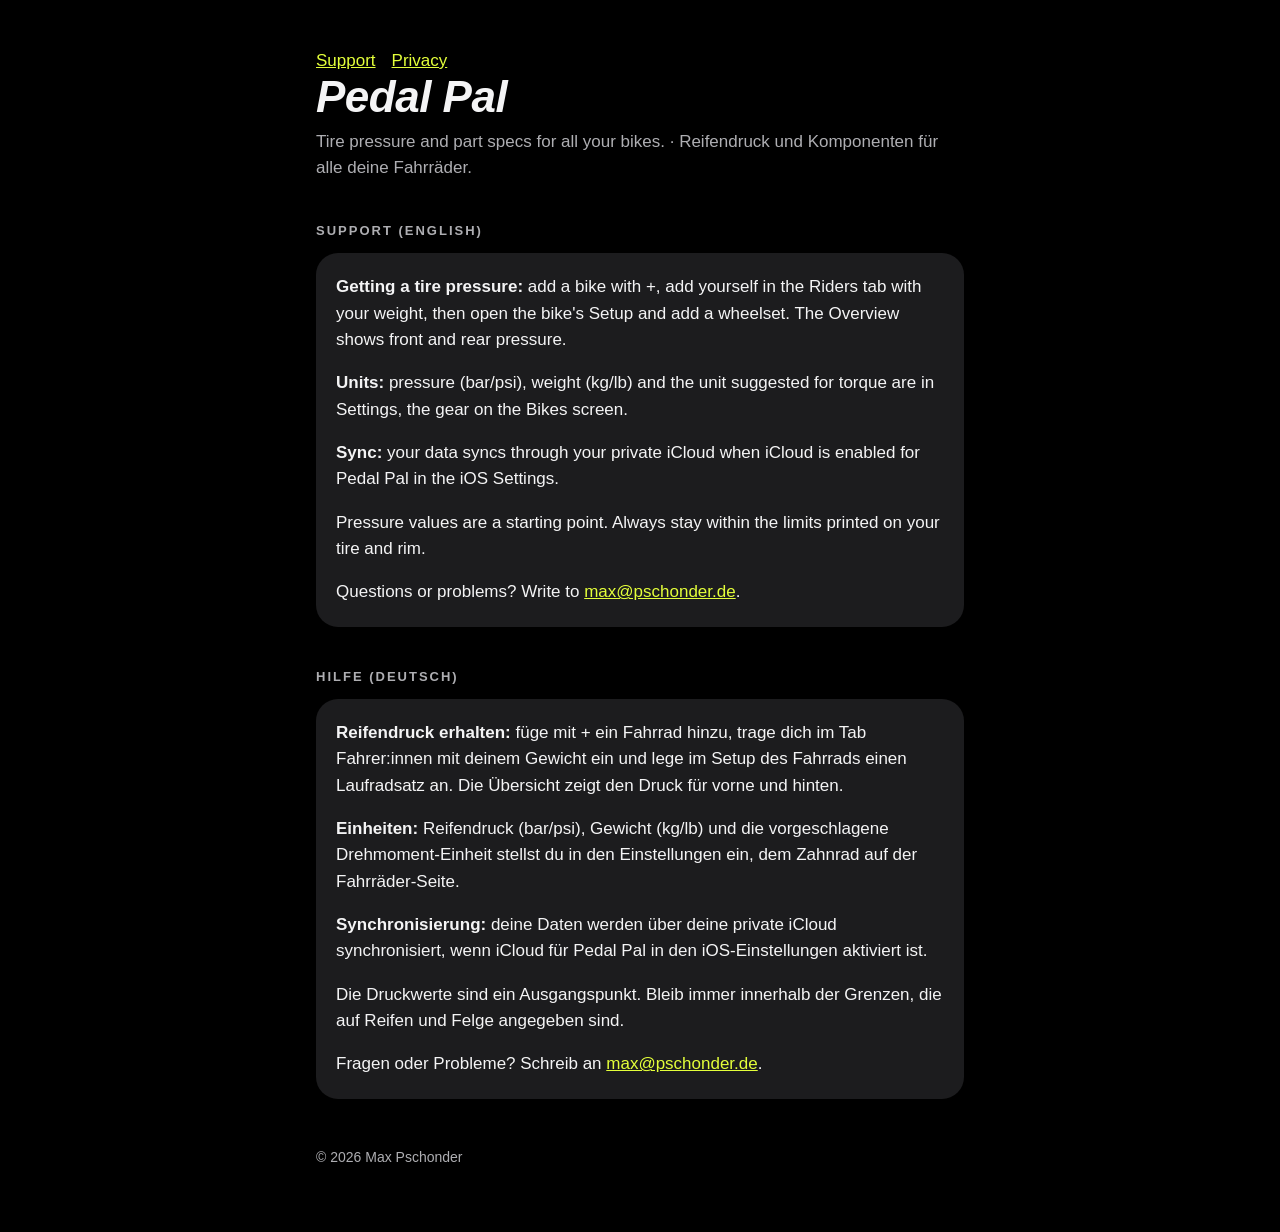
<file: index.html>
<!doctype html>
<html lang="en">
<head>
<meta charset="utf-8">
<meta name="viewport" content="width=device-width, initial-scale=1">
<title>Pedal Pal – Support</title>
<link rel="stylesheet" href="style.css">
</head>
<body>
<main>
  <nav><a href="./">Support</a><a href="privacy/">Privacy</a></nav>
  <h1>Pedal Pal</h1>
  <p class="lead">Tire pressure and part specs for all your bikes. · Reifendruck und Komponenten für alle deine Fahrräder.</p>

  <h2>Support (English)</h2>
  <section>
    <p><strong>Getting a tire pressure:</strong> add a bike with +, add yourself in the Riders tab with your weight, then open the bike's Setup and add a wheelset. The Overview shows front and rear pressure.</p>
    <p><strong>Units:</strong> pressure (bar/psi), weight (kg/lb) and the unit suggested for torque are in Settings, the gear on the Bikes screen.</p>
    <p><strong>Sync:</strong> your data syncs through your private iCloud when iCloud is enabled for Pedal Pal in the iOS Settings.</p>
    <p>Pressure values are a starting point. Always stay within the limits printed on your tire and rim.</p>
    <p>Questions or problems? Write to <a href="mailto:max@pschonder.de">max@pschonder.de</a>.</p>
  </section>

  <h2>Hilfe (Deutsch)</h2>
  <section>
    <p><strong>Reifendruck erhalten:</strong> füge mit + ein Fahrrad hinzu, trage dich im Tab Fahrer:innen mit deinem Gewicht ein und lege im Setup des Fahrrads einen Laufradsatz an. Die Übersicht zeigt den Druck für vorne und hinten.</p>
    <p><strong>Einheiten:</strong> Reifendruck (bar/psi), Gewicht (kg/lb) und die vorgeschlagene Drehmoment-Einheit stellst du in den Einstellungen ein, dem Zahnrad auf der Fahrräder-Seite.</p>
    <p><strong>Synchronisierung:</strong> deine Daten werden über deine private iCloud synchronisiert, wenn iCloud für Pedal Pal in den iOS-Einstellungen aktiviert ist.</p>
    <p>Die Druckwerte sind ein Ausgangspunkt. Bleib immer innerhalb der Grenzen, die auf Reifen und Felge angegeben sind.</p>
    <p>Fragen oder Probleme? Schreib an <a href="mailto:max@pschonder.de">max@pschonder.de</a>.</p>
  </section>

  <footer>© 2026 Max Pschonder</footer>
</main>
</body>
</html>
</file>
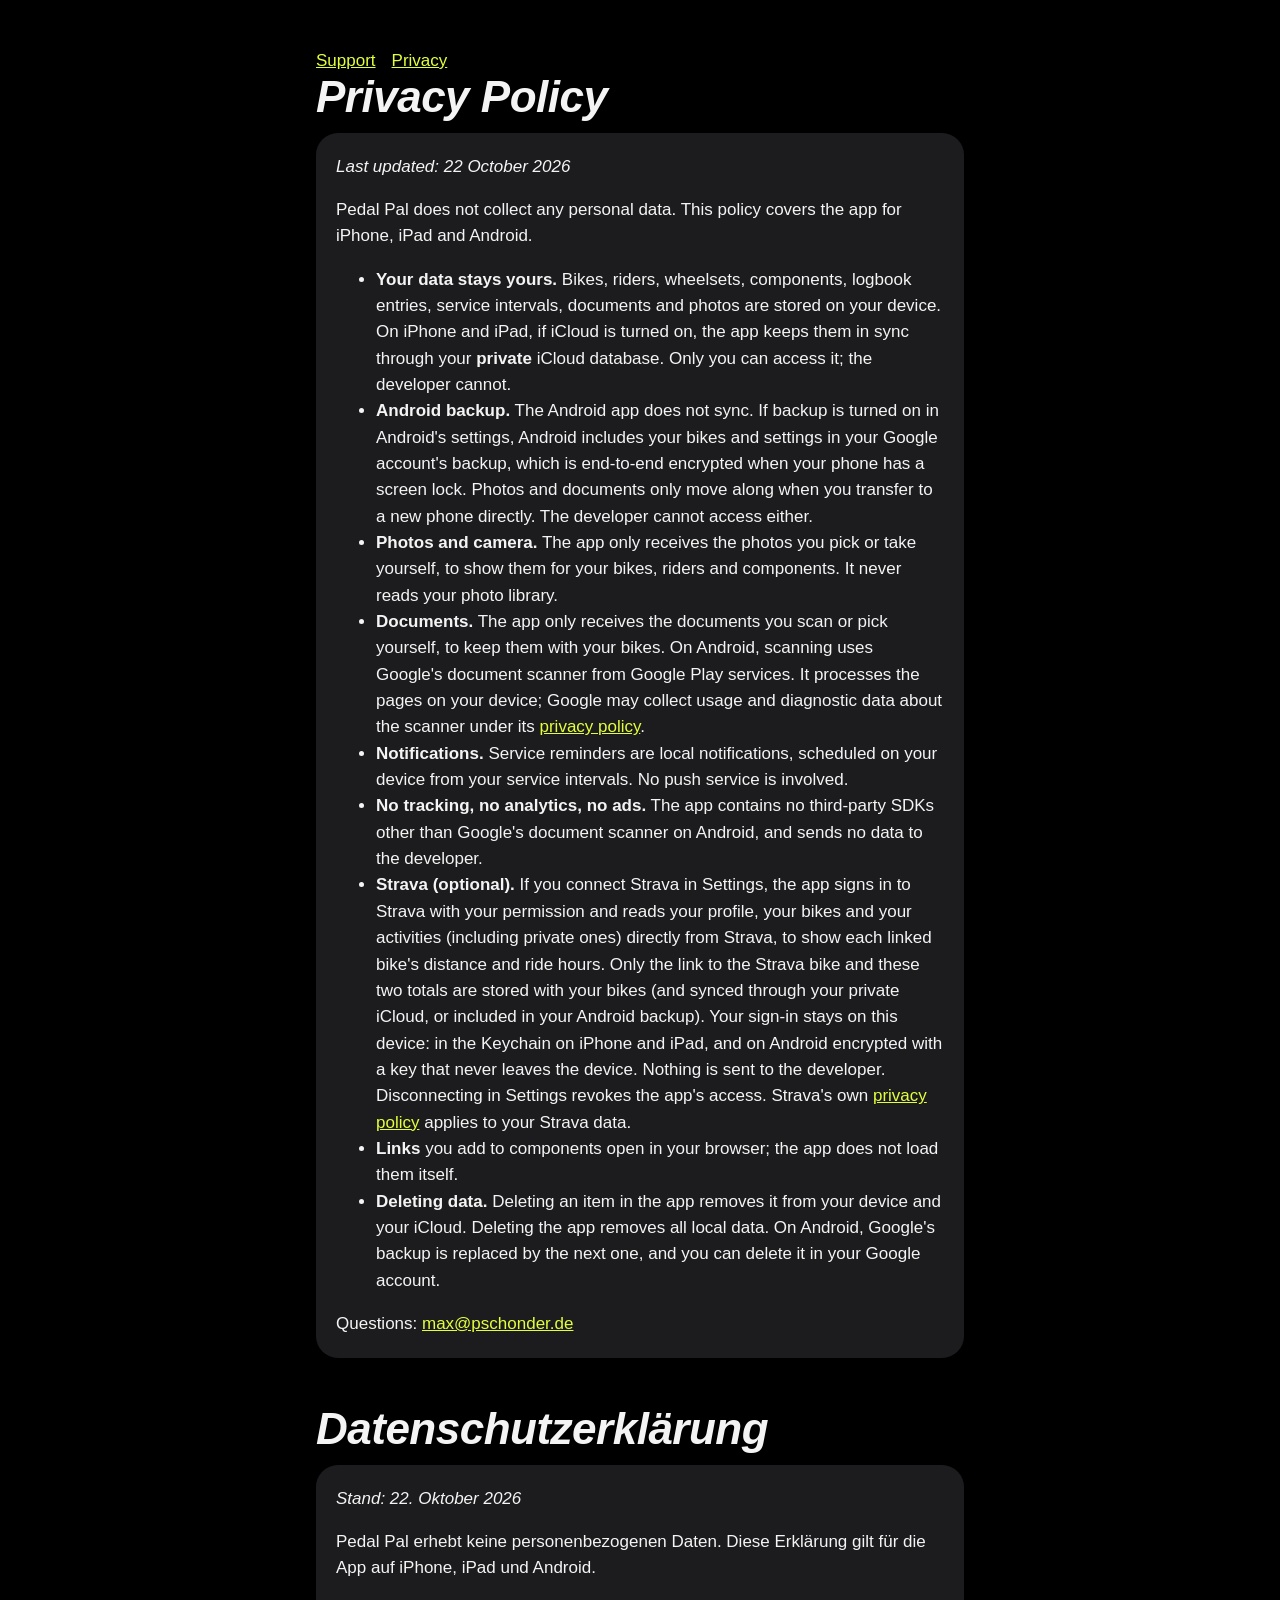
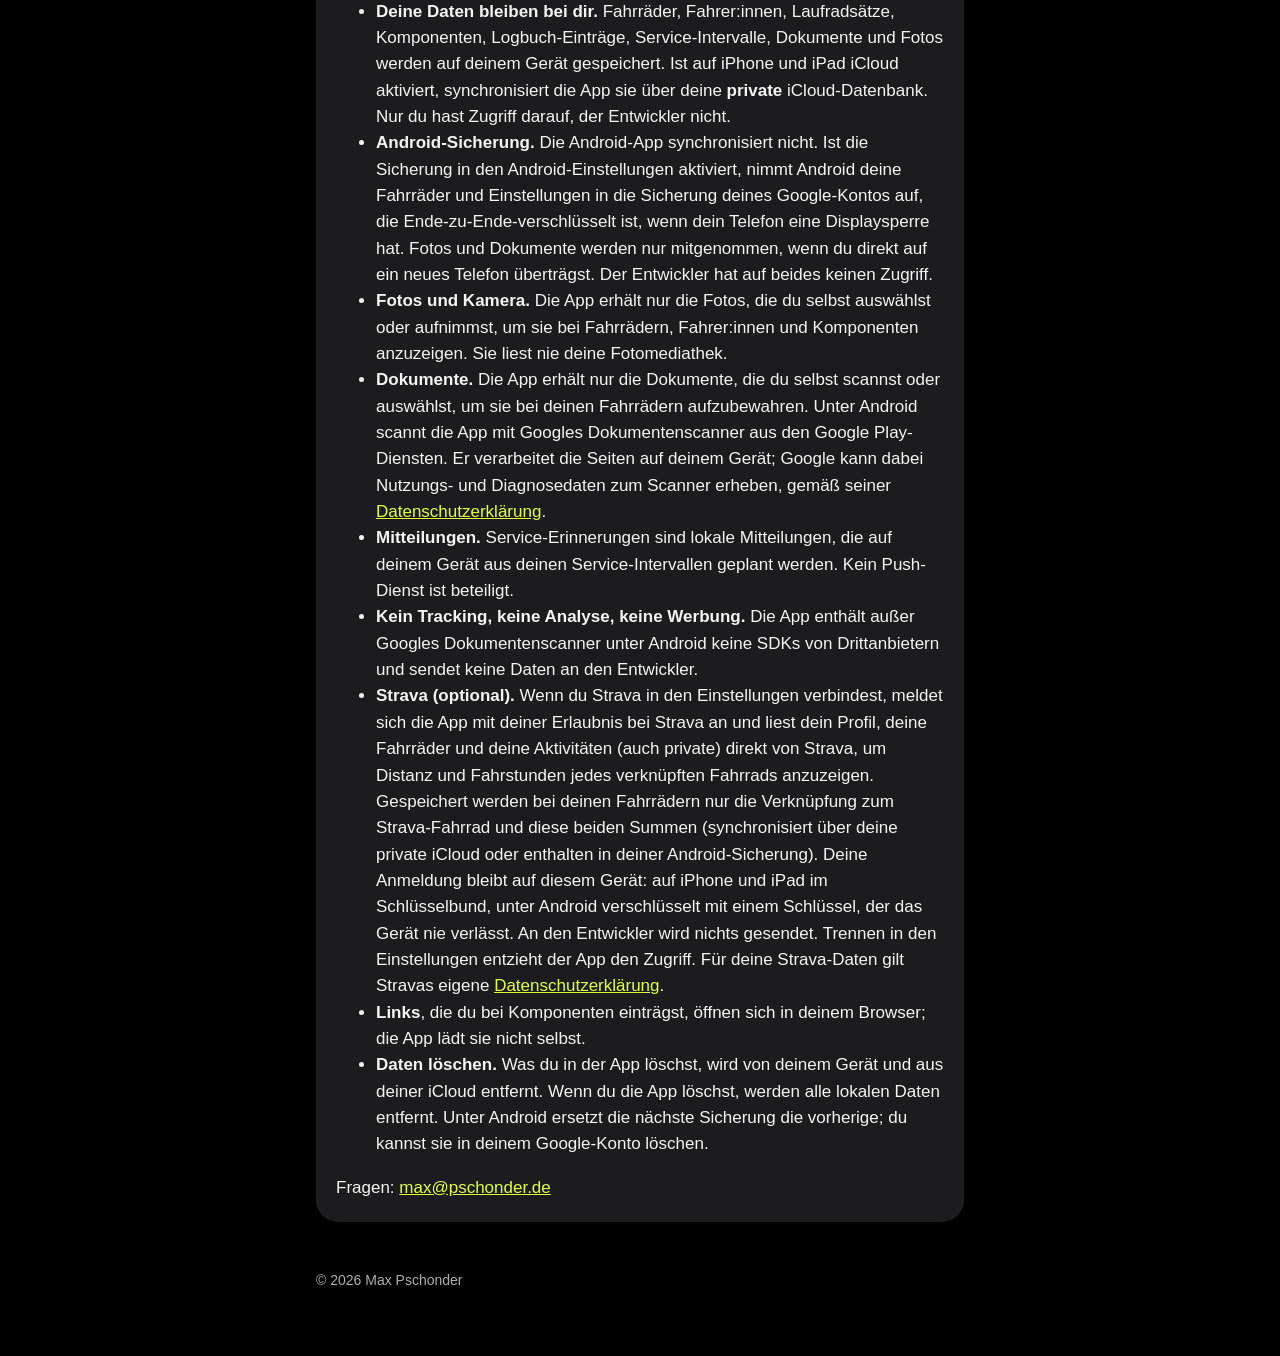
<file: privacy/index.html>
<!doctype html>
<html lang="en">
<head>
<meta charset="utf-8">
<meta name="viewport" content="width=device-width, initial-scale=1">
<title>Pedal Pal – Privacy</title>
<link rel="stylesheet" href="../style.css">
</head>
<body>
<main>
  <nav><a href="../">Support</a><a href="./">Privacy</a></nav>
  <h1>Privacy Policy</h1>
  <section>
    <p><em>Last updated: 22 October 2026</em></p>
    <p>Pedal Pal does not collect any personal data. This policy covers the app for iPhone, iPad and Android.</p>
    <ul>
    <li><strong>Your data stays yours.</strong> Bikes, riders, wheelsets, components, logbook entries, service intervals, documents and photos are stored on your device. On iPhone and iPad, if iCloud is turned on, the app keeps them in sync through your <strong>private</strong> iCloud database. Only you can access it; the developer cannot.</li>
    <li><strong>Android backup.</strong> The Android app does not sync. If backup is turned on in Android's settings, Android includes your bikes and settings in your Google account's backup, which is end-to-end encrypted when your phone has a screen lock. Photos and documents only move along when you transfer to a new phone directly. The developer cannot access either.</li>
    <li><strong>Photos and camera.</strong> The app only receives the photos you pick or take yourself, to show them for your bikes, riders and components. It never reads your photo library.</li>
    <li><strong>Documents.</strong> The app only receives the documents you scan or pick yourself, to keep them with your bikes. On Android, scanning uses Google's document scanner from Google Play services. It processes the pages on your device; Google may collect usage and diagnostic data about the scanner under its <a href="https://policies.google.com/privacy">privacy policy</a>.</li>
    <li><strong>Notifications.</strong> Service reminders are local notifications, scheduled on your device from your service intervals. No push service is involved.</li>
    <li><strong>No tracking, no analytics, no ads.</strong> The app contains no third-party SDKs other than Google's document scanner on Android, and sends no data to the developer.</li>
    <li><strong>Strava (optional).</strong> If you connect Strava in Settings, the app signs in to Strava with your permission and reads your profile, your bikes and your activities (including private ones) directly from Strava, to show each linked bike's distance and ride hours. Only the link to the Strava bike and these two totals are stored with your bikes (and synced through your private iCloud, or included in your Android backup). Your sign-in stays on this device: in the Keychain on iPhone and iPad, and on Android encrypted with a key that never leaves the device. Nothing is sent to the developer. Disconnecting in Settings revokes the app's access. Strava's own <a href="https://www.strava.com/legal/privacy">privacy policy</a> applies to your Strava data.</li>
    <li><strong>Links</strong> you add to components open in your browser; the app does not load them itself.</li>
    <li><strong>Deleting data.</strong> Deleting an item in the app removes it from your device and your iCloud. Deleting the app removes all local data. On Android, Google's backup is replaced by the next one, and you can delete it in your Google account.</li>
    </ul>
    <p>Questions: <a href="mailto:max@pschonder.de">max@pschonder.de</a></p>
  </section>
  <h1 lang="de" style="margin-top:48px">Datenschutz&shy;erklärung</h1>
  <section lang="de">
    <p><em>Stand: 22. Oktober 2026</em></p>
    <p>Pedal Pal erhebt keine personenbezogenen Daten. Diese Erklärung gilt für die App auf iPhone, iPad und Android.</p>
    <ul>
    <li><strong>Deine Daten bleiben bei dir.</strong> Fahrräder, Fahrer:innen, Laufradsätze, Komponenten, Logbuch-Einträge, Service-Intervalle, Dokumente und Fotos werden auf deinem Gerät gespeichert. Ist auf iPhone und iPad iCloud aktiviert, synchronisiert die App sie über deine <strong>private</strong> iCloud-Datenbank. Nur du hast Zugriff darauf, der Entwickler nicht.</li>
    <li><strong>Android-Sicherung.</strong> Die Android-App synchronisiert nicht. Ist die Sicherung in den Android-Einstellungen aktiviert, nimmt Android deine Fahrräder und Einstellungen in die Sicherung deines Google-Kontos auf, die Ende-zu-Ende-verschlüsselt ist, wenn dein Telefon eine Displaysperre hat. Fotos und Dokumente werden nur mitgenommen, wenn du direkt auf ein neues Telefon überträgst. Der Entwickler hat auf beides keinen Zugriff.</li>
    <li><strong>Fotos und Kamera.</strong> Die App erhält nur die Fotos, die du selbst auswählst oder aufnimmst, um sie bei Fahrrädern, Fahrer:innen und Komponenten anzuzeigen. Sie liest nie deine Fotomediathek.</li>
    <li><strong>Dokumente.</strong> Die App erhält nur die Dokumente, die du selbst scannst oder auswählst, um sie bei deinen Fahrrädern aufzubewahren. Unter Android scannt die App mit Googles Dokumentenscanner aus den Google Play-Diensten. Er verarbeitet die Seiten auf deinem Gerät; Google kann dabei Nutzungs- und Diagnosedaten zum Scanner erheben, gemäß seiner <a href="https://policies.google.com/privacy?hl=de">Datenschutzerklärung</a>.</li>
    <li><strong>Mitteilungen.</strong> Service-Erinnerungen sind lokale Mitteilungen, die auf deinem Gerät aus deinen Service-Intervallen geplant werden. Kein Push-Dienst ist beteiligt.</li>
    <li><strong>Kein Tracking, keine Analyse, keine Werbung.</strong> Die App enthält außer Googles Dokumentenscanner unter Android keine SDKs von Drittanbietern und sendet keine Daten an den Entwickler.</li>
    <li><strong>Strava (optional).</strong> Wenn du Strava in den Einstellungen verbindest, meldet sich die App mit deiner Erlaubnis bei Strava an und liest dein Profil, deine Fahrräder und deine Aktivitäten (auch private) direkt von Strava, um Distanz und Fahrstunden jedes verknüpften Fahrrads anzuzeigen. Gespeichert werden bei deinen Fahrrädern nur die Verknüpfung zum Strava-Fahrrad und diese beiden Summen (synchronisiert über deine private iCloud oder enthalten in deiner Android-Sicherung). Deine Anmeldung bleibt auf diesem Gerät: auf iPhone und iPad im Schlüsselbund, unter Android verschlüsselt mit einem Schlüssel, der das Gerät nie verlässt. An den Entwickler wird nichts gesendet. Trennen in den Einstellungen entzieht der App den Zugriff. Für deine Strava-Daten gilt Stravas eigene <a href="https://www.strava.com/legal/privacy">Datenschutzerklärung</a>.</li>
    <li><strong>Links</strong>, die du bei Komponenten einträgst, öffnen sich in deinem Browser; die App lädt sie nicht selbst.</li>
    <li><strong>Daten löschen.</strong> Was du in der App löschst, wird von deinem Gerät und aus deiner iCloud entfernt. Wenn du die App löschst, werden alle lokalen Daten entfernt. Unter Android ersetzt die nächste Sicherung die vorherige; du kannst sie in deinem Google-Konto löschen.</li>
    </ul>
    <p>Fragen: <a href="mailto:max@pschonder.de">max@pschonder.de</a></p>
  </section>
  <footer>© 2026 Max Pschonder</footer>
</main>
</body>
</html>
</file>
<file: style.css>
:root { color-scheme: dark; --volt: #E4FF3A; --bg: #000; --card: #1C1C1E; --text: #F4F4F5; --muted: #AEAEB2; }
* { box-sizing: border-box; }
body { margin: 0; background: var(--bg); color: var(--text); font: 17px/1.55 -apple-system, BlinkMacSystemFont, "Helvetica Neue", sans-serif; }
main { max-width: 680px; margin: 0 auto; padding: 48px 16px 64px; }
h1 { font-size: 44px; line-height: 1.05; font-weight: 900; font-style: italic; letter-spacing: -0.5px; margin: 0 0 8px; }
h2 { font-size: 13px; letter-spacing: 2px; text-transform: uppercase; color: var(--muted); margin: 40px 0 12px; }
section { background: var(--card); border-radius: 22px; padding: 4px 20px; margin: 12px 0; }
p, li { color: var(--text); }
.lead { color: var(--muted); margin: 0 0 24px; }
a { color: var(--volt); }
nav a { margin-right: 16px; }
footer { color: var(--muted); font-size: 14px; margin-top: 48px; }
</file>
